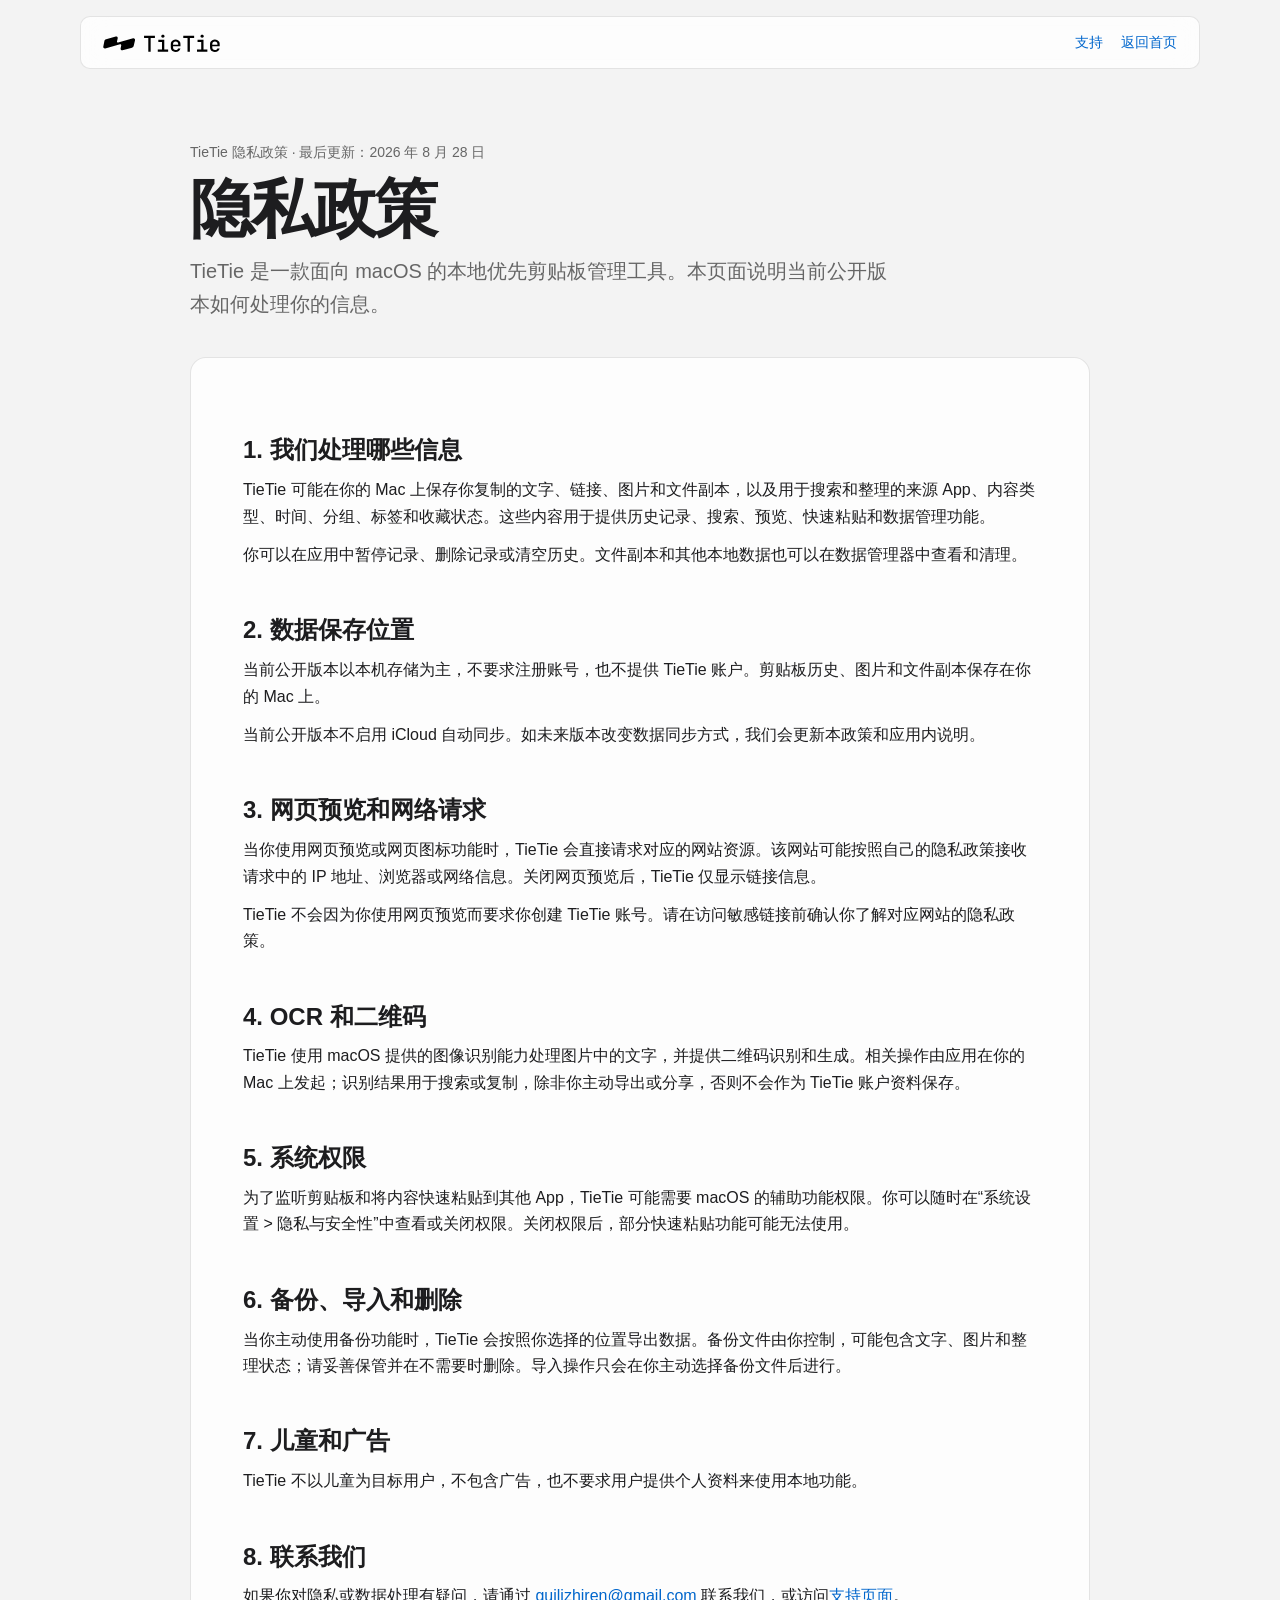
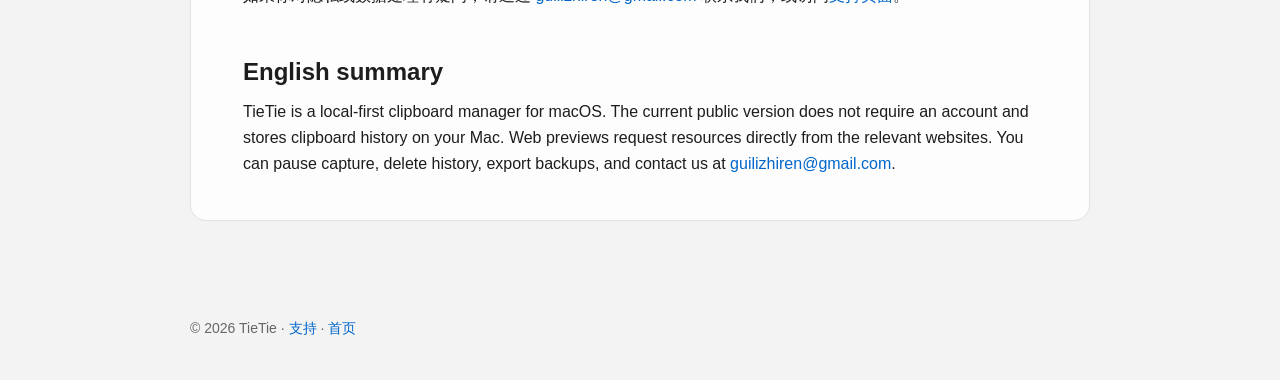
<file: privacy.html>
<!doctype html>
<html lang="zh-Hans">
  <head>
    <meta charset="UTF-8">
    <meta name="viewport" content="width=device-width, initial-scale=1">
    <meta name="description" content="TieTie 隐私政策：了解 TieTie 如何处理剪贴板历史和网页预览请求。">
    <title>隐私政策 — TieTie</title>
    <link rel="icon" href="assets/favicon.svg" type="image/svg+xml">
    <link rel="stylesheet" href="legal.css">
  </head>
  <body>
    <header class="legal-header">
      <a class="legal-brand" href="/" aria-label="返回 TieTie 首页"><img src="assets/logo.svg" alt="TieTie"></a>
      <nav class="legal-nav" aria-label="页面导航">
        <a href="/support.html">支持</a>
        <a href="/">返回首页</a>
      </nav>
    </header>
    <main class="legal-main">
      <p class="legal-meta">TieTie 隐私政策 · 最后更新：2026 年 8 月 28 日</p>
      <h1>隐私政策</h1>
      <p class="legal-lead">TieTie 是一款面向 macOS 的本地优先剪贴板管理工具。本页面说明当前公开版本如何处理你的信息。</p>
      <section class="legal-card">
        <h2>1. 我们处理哪些信息</h2>
        <p>TieTie 可能在你的 Mac 上保存你复制的文字、链接、图片和文件副本，以及用于搜索和整理的来源 App、内容类型、时间、分组、标签和收藏状态。这些内容用于提供历史记录、搜索、预览、快速粘贴和数据管理功能。</p>
        <p>你可以在应用中暂停记录、删除记录或清空历史。文件副本和其他本地数据也可以在数据管理器中查看和清理。</p>

        <h2>2. 数据保存位置</h2>
        <p>当前公开版本以本机存储为主，不要求注册账号，也不提供 TieTie 账户。剪贴板历史、图片和文件副本保存在你的 Mac 上。</p>
        <p>当前公开版本不启用 iCloud 自动同步。如未来版本改变数据同步方式，我们会更新本政策和应用内说明。</p>

        <h2>3. 网页预览和网络请求</h2>
        <p>当你使用网页预览或网页图标功能时，TieTie 会直接请求对应的网站资源。该网站可能按照自己的隐私政策接收请求中的 IP 地址、浏览器或网络信息。关闭网页预览后，TieTie 仅显示链接信息。</p>
        <p>TieTie 不会因为你使用网页预览而要求你创建 TieTie 账号。请在访问敏感链接前确认你了解对应网站的隐私政策。</p>

        <h2>4. OCR 和二维码</h2>
        <p>TieTie 使用 macOS 提供的图像识别能力处理图片中的文字，并提供二维码识别和生成。相关操作由应用在你的 Mac 上发起；识别结果用于搜索或复制，除非你主动导出或分享，否则不会作为 TieTie 账户资料保存。</p>

        <h2>5. 系统权限</h2>
        <p>为了监听剪贴板和将内容快速粘贴到其他 App，TieTie 可能需要 macOS 的辅助功能权限。你可以随时在“系统设置 &gt; 隐私与安全性”中查看或关闭权限。关闭权限后，部分快速粘贴功能可能无法使用。</p>

        <h2>6. 备份、导入和删除</h2>
        <p>当你主动使用备份功能时，TieTie 会按照你选择的位置导出数据。备份文件由你控制，可能包含文字、图片和整理状态；请妥善保管并在不需要时删除。导入操作只会在你主动选择备份文件后进行。</p>

        <h2>7. 儿童和广告</h2>
        <p>TieTie 不以儿童为目标用户，不包含广告，也不要求用户提供个人资料来使用本地功能。</p>

        <h2>8. 联系我们</h2>
        <p>如果你对隐私或数据处理有疑问，请通过 <a href="mailto:guilizhiren@gmail.com">guilizhiren@gmail.com</a> 联系我们，或访问<a href="/support.html">支持页面</a>。</p>

        <h2>English summary</h2>
        <p>TieTie is a local-first clipboard manager for macOS. The current public version does not require an account and stores clipboard history on your Mac. Web previews request resources directly from the relevant websites. You can pause capture, delete history, export backups, and contact us at <a href="mailto:guilizhiren@gmail.com">guilizhiren@gmail.com</a>.</p>
      </section>
    </main>
    <footer class="legal-footer">© 2026 TieTie · <a href="/support.html">支持</a> · <a href="/">首页</a></footer>
  </body>
</html>
</file>
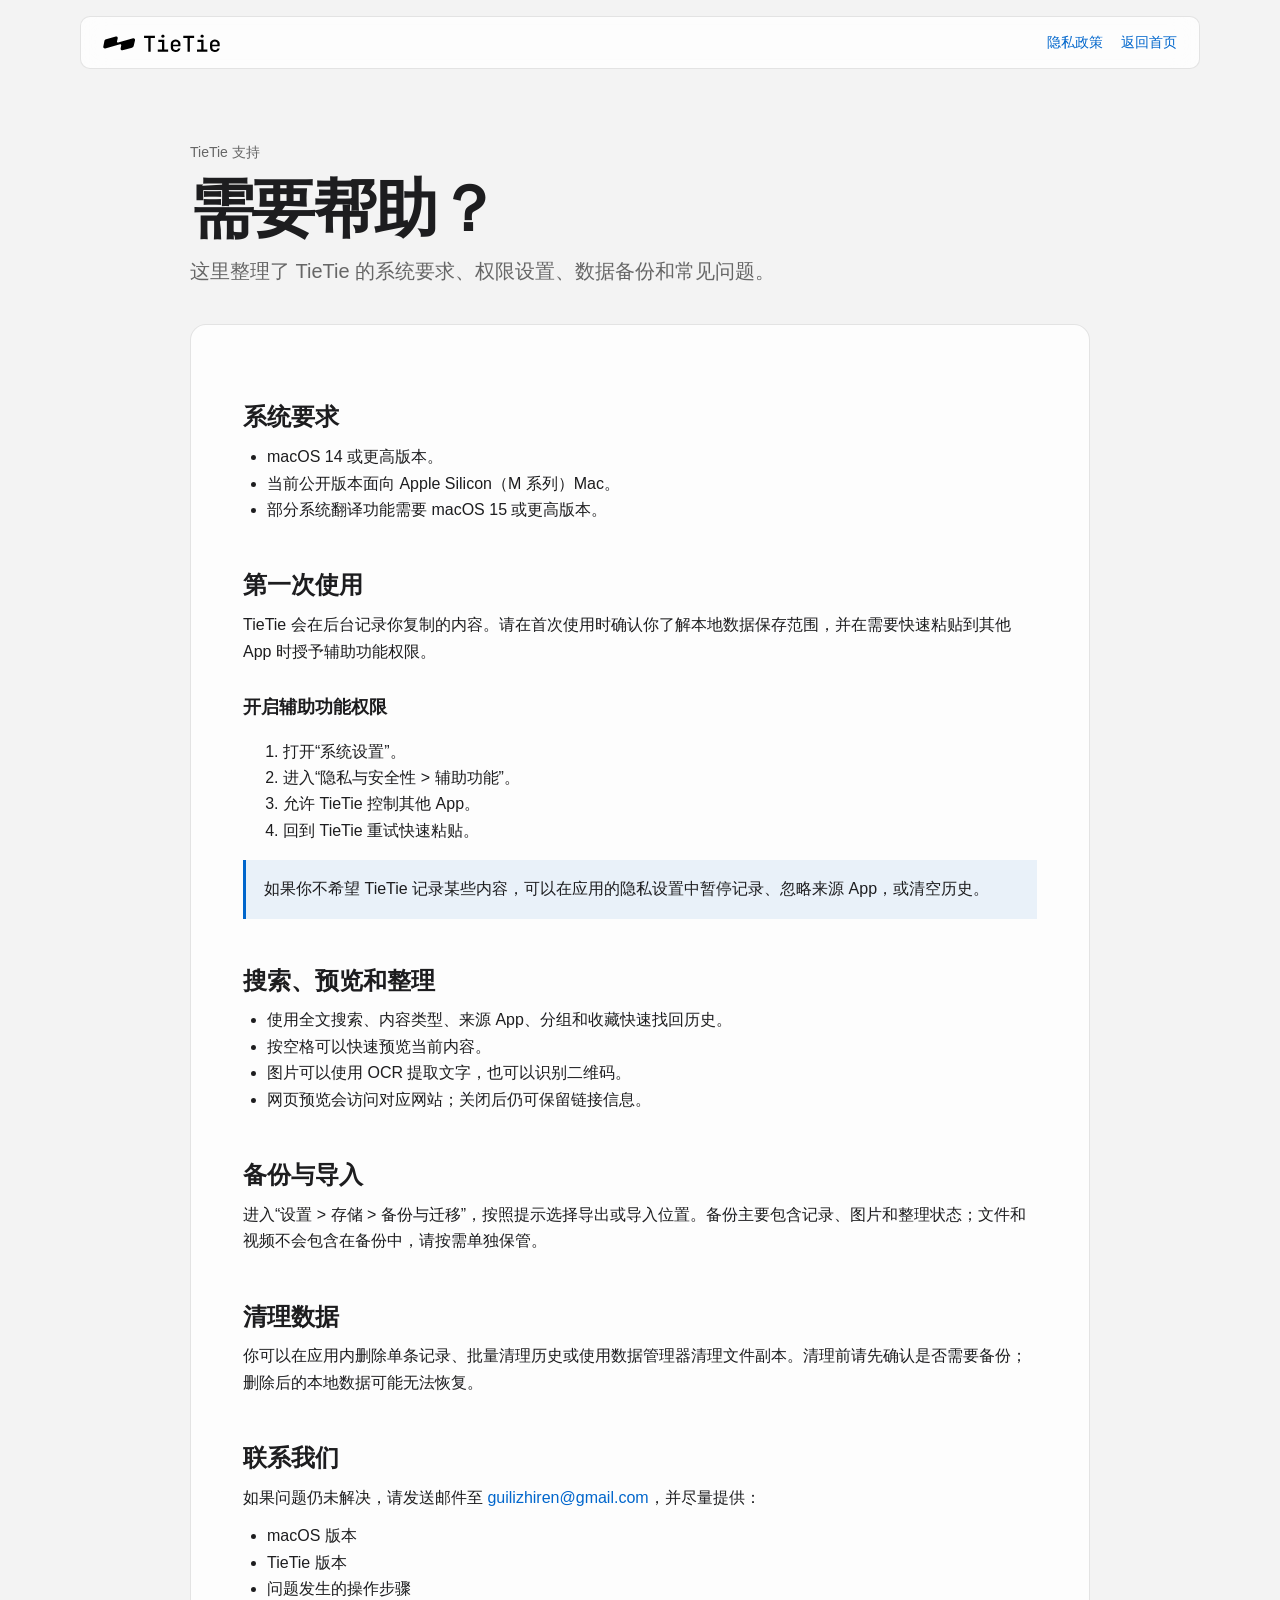
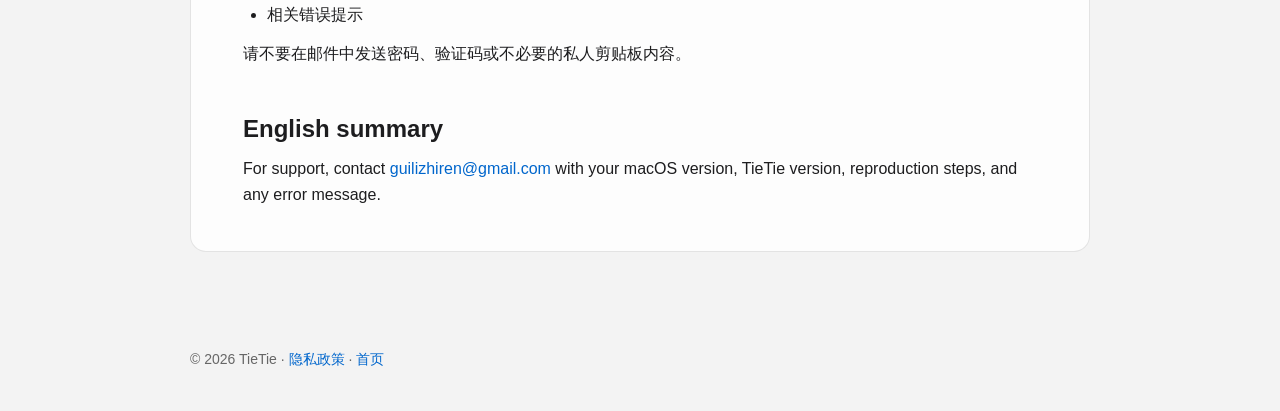
<file: support.html>
<!doctype html>
<html lang="zh-Hans">
  <head>
    <meta charset="UTF-8">
    <meta name="viewport" content="width=device-width, initial-scale=1">
    <meta name="description" content="TieTie 支持：安装、权限、备份和常见问题。">
    <title>支持 — TieTie</title>
    <link rel="icon" href="assets/favicon.svg" type="image/svg+xml">
    <link rel="stylesheet" href="legal.css">
  </head>
  <body>
    <header class="legal-header">
      <a class="legal-brand" href="/" aria-label="返回 TieTie 首页"><img src="assets/logo.svg" alt="TieTie"></a>
      <nav class="legal-nav" aria-label="页面导航">
        <a href="/privacy.html">隐私政策</a>
        <a href="/">返回首页</a>
      </nav>
    </header>
    <main class="legal-main">
      <p class="legal-meta">TieTie 支持</p>
      <h1>需要帮助？</h1>
      <p class="legal-lead">这里整理了 TieTie 的系统要求、权限设置、数据备份和常见问题。</p>
      <section class="legal-card">
        <h2>系统要求</h2>
        <ul>
          <li>macOS 14 或更高版本。</li>
          <li>当前公开版本面向 Apple Silicon（M 系列）Mac。</li>
          <li>部分系统翻译功能需要 macOS 15 或更高版本。</li>
        </ul>

        <h2>第一次使用</h2>
        <p>TieTie 会在后台记录你复制的内容。请在首次使用时确认你了解本地数据保存范围，并在需要快速粘贴到其他 App 时授予辅助功能权限。</p>
        <h3>开启辅助功能权限</h3>
        <ol>
          <li>打开“系统设置”。</li>
          <li>进入“隐私与安全性 &gt; 辅助功能”。</li>
          <li>允许 TieTie 控制其他 App。</li>
          <li>回到 TieTie 重试快速粘贴。</li>
        </ol>
        <p class="legal-note">如果你不希望 TieTie 记录某些内容，可以在应用的隐私设置中暂停记录、忽略来源 App，或清空历史。</p>

        <h2>搜索、预览和整理</h2>
        <ul>
          <li>使用全文搜索、内容类型、来源 App、分组和收藏快速找回历史。</li>
          <li>按空格可以快速预览当前内容。</li>
          <li>图片可以使用 OCR 提取文字，也可以识别二维码。</li>
          <li>网页预览会访问对应网站；关闭后仍可保留链接信息。</li>
        </ul>

        <h2>备份与导入</h2>
        <p>进入“设置 &gt; 存储 &gt; 备份与迁移”，按照提示选择导出或导入位置。备份主要包含记录、图片和整理状态；文件和视频不会包含在备份中，请按需单独保管。</p>

        <h2>清理数据</h2>
        <p>你可以在应用内删除单条记录、批量清理历史或使用数据管理器清理文件副本。清理前请先确认是否需要备份；删除后的本地数据可能无法恢复。</p>

        <h2>联系我们</h2>
        <p>如果问题仍未解决，请发送邮件至 <a href="mailto:guilizhiren@gmail.com">guilizhiren@gmail.com</a>，并尽量提供：</p>
        <ul>
          <li>macOS 版本</li>
          <li>TieTie 版本</li>
          <li>问题发生的操作步骤</li>
          <li>相关错误提示</li>
        </ul>
        <p>请不要在邮件中发送密码、验证码或不必要的私人剪贴板内容。</p>

        <h2>English summary</h2>
        <p>For support, contact <a href="mailto:guilizhiren@gmail.com">guilizhiren@gmail.com</a> with your macOS version, TieTie version, reproduction steps, and any error message.</p>
      </section>
    </main>
    <footer class="legal-footer">© 2026 TieTie · <a href="/privacy.html">隐私政策</a> · <a href="/">首页</a></footer>
  </body>
</html>
</file>
<file: legal.css>
:root {
  color-scheme: light dark;
  --legal-bg: #f3f3f3;
  --legal-card: rgba(255, 255, 255, .78);
  --legal-text: #1d1d1f;
  --legal-muted: rgba(0, 0, 0, .58);
  --legal-border: rgba(0, 0, 0, .1);
  --legal-link: #06c;
}

* { box-sizing: border-box; }
html { background: var(--legal-bg); }
body {
  margin: 0;
  background: var(--legal-bg);
  color: var(--legal-text);
  font-family: -apple-system, BlinkMacSystemFont, "SF Pro Text", "PingFang SC", "Helvetica Neue", Arial, sans-serif;
  line-height: 1.65;
  -webkit-font-smoothing: antialiased;
}

a { color: var(--legal-link); text-decoration: none; }
a:hover { text-decoration: underline; }

.legal-header {
  width: min(100% - 32px, 1120px);
  margin: 16px auto 0;
  padding: 14px 22px;
  display: flex;
  align-items: center;
  justify-content: space-between;
  gap: 20px;
  border: 1px solid var(--legal-border);
  border-radius: 10px;
  background: var(--legal-card);
  backdrop-filter: blur(14px);
}

.legal-brand { display: inline-flex; align-items: center; }
.legal-brand img { width: auto; height: 20px; }
.legal-nav { display: flex; gap: 18px; font-size: 14px; }

.legal-main { width: min(100% - 32px, 900px); margin: 72px auto 96px; }
.legal-main h1 { margin: 0 0 12px; font-size: clamp(36px, 6vw, 64px); line-height: 1.05; letter-spacing: -.04em; }
.legal-main h2 { margin: 48px 0 12px; font-size: 24px; line-height: 1.2; }
.legal-main h3 { margin: 28px 0 8px; font-size: 18px; }
.legal-main p { margin: 12px 0; }
.legal-main ul { margin: 12px 0; padding-left: 24px; }
.legal-meta { color: var(--legal-muted); font-size: 14px; }
.legal-lead { max-width: 700px; font-size: 20px; color: var(--legal-muted); }
.legal-card { margin-top: 36px; padding: 30px clamp(22px, 5vw, 52px); border: 1px solid var(--legal-border); border-radius: 16px; background: var(--legal-card); }
.legal-note { padding: 16px 18px; border-left: 3px solid var(--legal-link); background: rgba(0, 102, 204, .08); }
.legal-footer { width: min(100% - 32px, 900px); margin: 0 auto 40px; color: var(--legal-muted); font-size: 14px; }

@media (prefers-color-scheme: dark) {
  :root {
    --legal-bg: #171717;
    --legal-card: rgba(38, 38, 38, .82);
    --legal-text: #f5f5f7;
    --legal-muted: rgba(255, 255, 255, .62);
    --legal-border: rgba(255, 255, 255, .14);
    --legal-link: #2997ff;
  }
}

@media (max-width: 640px) {
  .legal-header { margin-top: 10px; padding: 12px 16px; }
  .legal-nav { gap: 12px; font-size: 13px; }
  .legal-main { margin-top: 48px; }
  .legal-card { padding: 24px 20px; }
}
</file>
